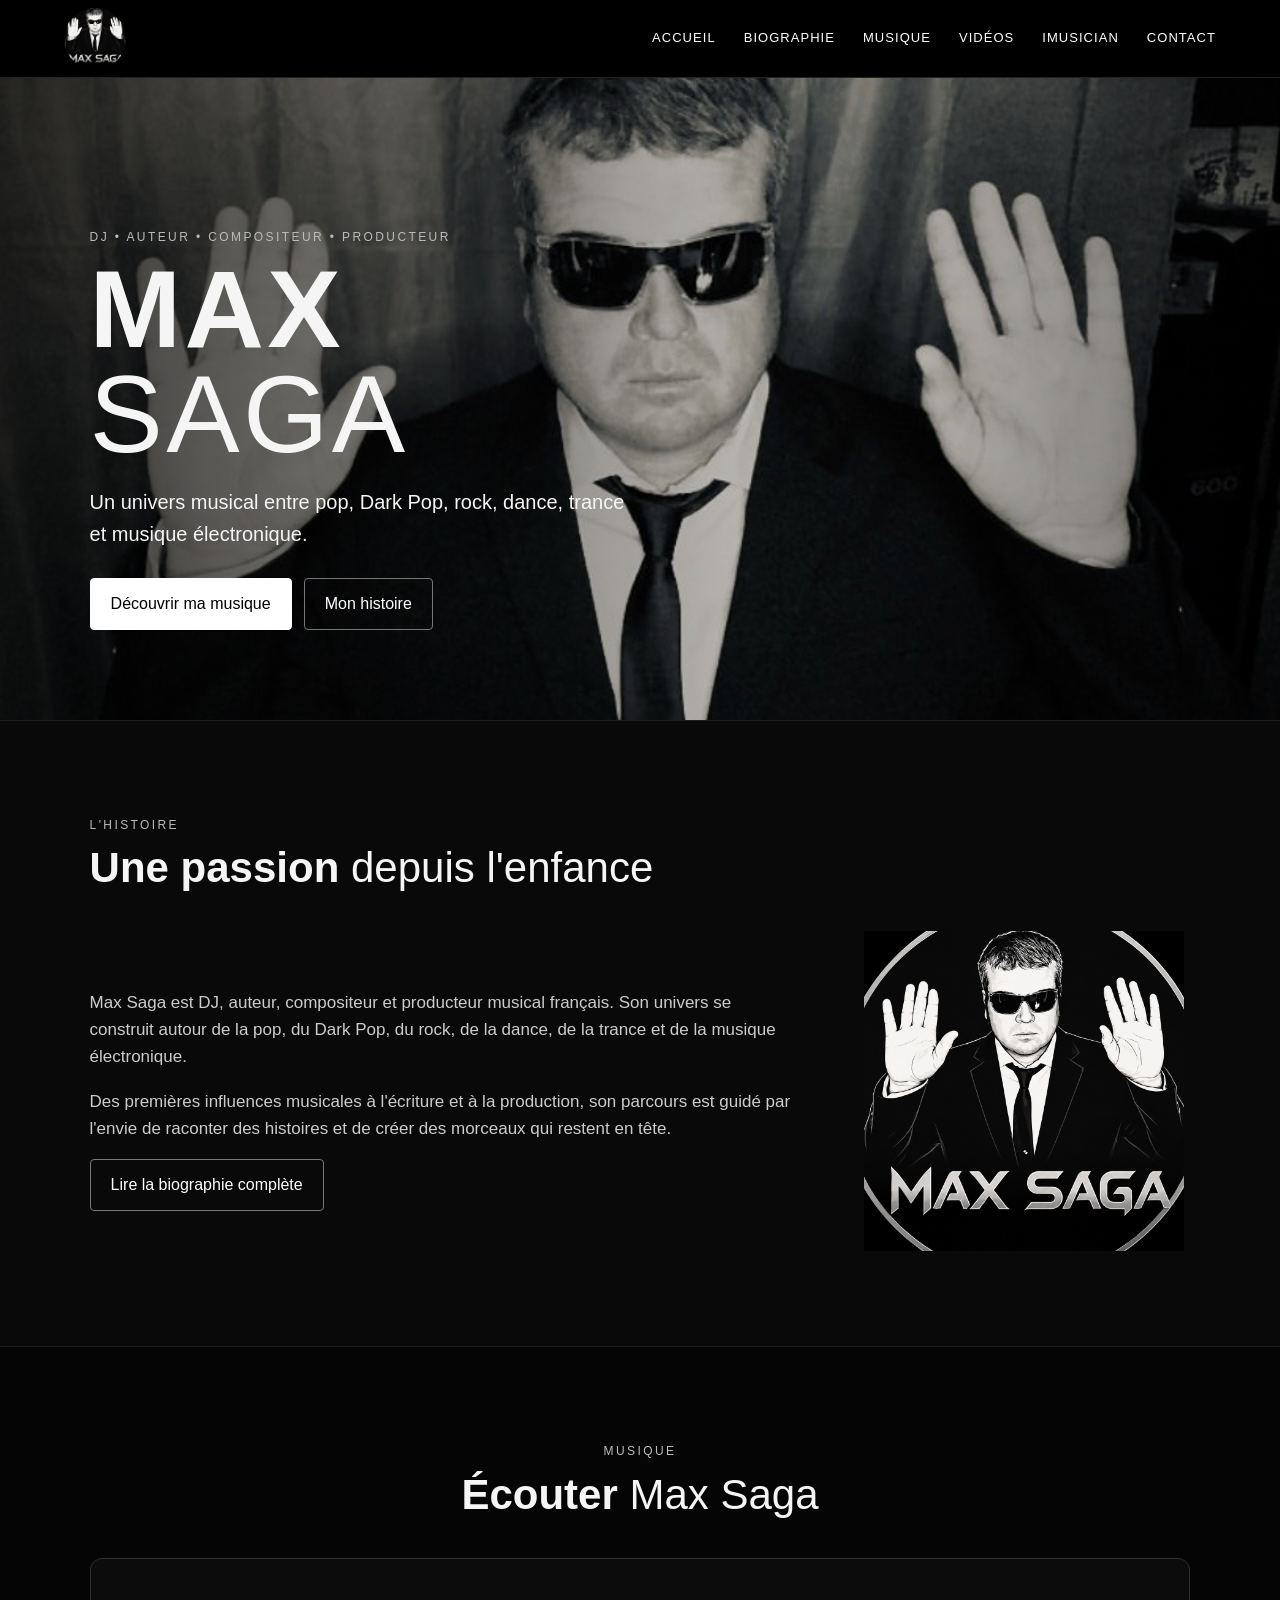
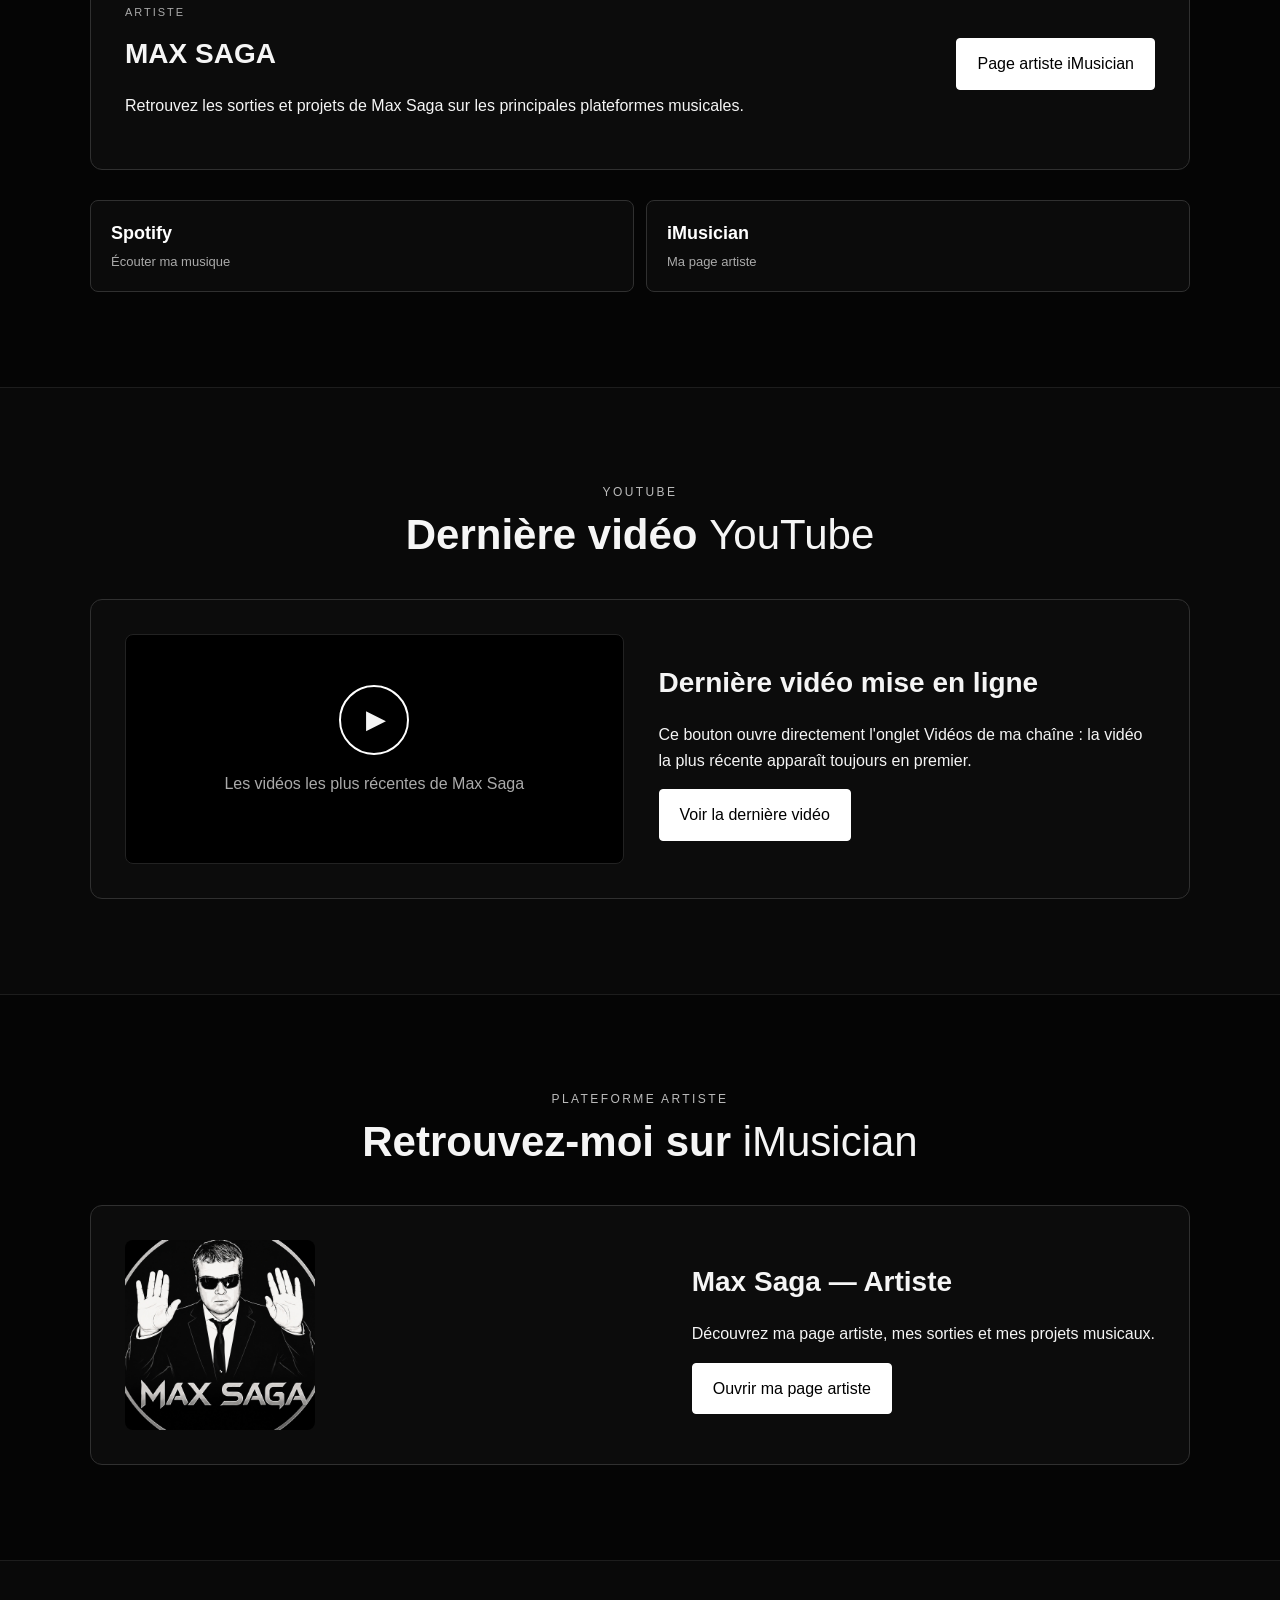
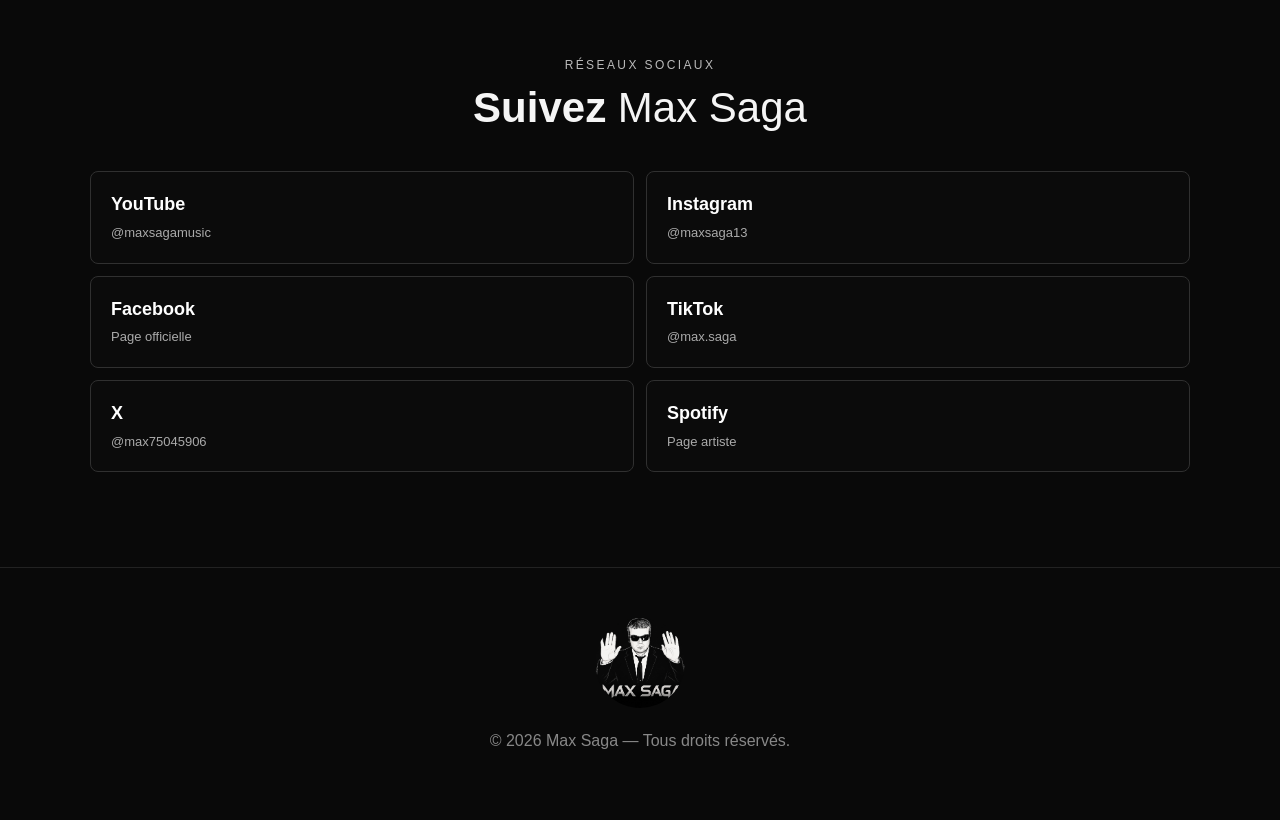
<file: index.html>
<!doctype html>
<html lang="fr">
<head>
  <meta charset="utf-8">
  <meta name="viewport" content="width=device-width, initial-scale=1">
  <title>Max Saga — DJ, auteur, compositeur et producteur</title>
  <meta name="description" content="Site officiel de Max Saga : musique, biographie, vidéos, iMusician et réseaux sociaux.">
  <link rel="stylesheet" href="styles.css">
</head>
<body>

<header class="site-header">
  <a class="brand" href="#accueil" aria-label="Max Saga - Accueil">
    <img src="assets/max-saga-logo.jpg" alt="Logo Max Saga">
  </a>

  <button class="menu-toggle" aria-label="Ouvrir le menu">☰</button>

  <nav class="nav">
    <a href="#accueil">Accueil</a>
    <a href="#biographie">Biographie</a>
    <a href="#musique">Musique</a>
    <a href="#videos">Vidéos</a>
    <a href="#imusician">iMusician</a>
    <a href="#contact">Contact</a>
  </nav>
</header>

<main>
  <section id="accueil" class="hero">
    <img src="assets/max-saga-photo.jpg" alt="Max Saga" class="hero-photo">
    <div class="hero-overlay"></div>
    <div class="hero-content">
      <p class="eyebrow">DJ • AUTEUR • COMPOSITEUR • PRODUCTEUR</p>
      <h1>MAX <span>SAGA</span></h1>
      <p>Un univers musical entre pop, Dark Pop, rock, dance, trance et musique électronique.</p>
      <div class="actions">
        <a class="button primary" href="#musique">Découvrir ma musique</a>
        <a class="button" href="#biographie">Mon histoire</a>
      </div>
    </div>
  </section>

  <section id="biographie" class="section">
    <div class="section-title">
      <p class="eyebrow">L'HISTOIRE</p>
      <h2>Une passion <span>depuis l'enfance</span></h2>
    </div>
    <div class="bio-grid">
      <div>
        <p>Max Saga est DJ, auteur, compositeur et producteur musical français. Son univers se construit autour de la pop, du Dark Pop, du rock, de la dance, de la trance et de la musique électronique.</p>
        <p>Des premières influences musicales à l'écriture et à la production, son parcours est guidé par l'envie de raconter des histoires et de créer des morceaux qui restent en tête.</p>
        <a class="button" href="biographie.html">Lire la biographie complète</a>
      </div>
      <img src="assets/max-saga-logo.jpg" alt="Logo Max Saga" class="bio-logo">
    </div>
  </section>

  <section id="musique" class="section dark">
    <div class="section-title center">
      <p class="eyebrow">MUSIQUE</p>
      <h2>Écouter <span>Max Saga</span></h2>
    </div>

    <div class="music-card">
      <div>
        <p class="tag">ARTISTE</p>
        <h3>MAX SAGA</h3>
        <p>Retrouvez les sorties et projets de Max Saga sur les principales plateformes musicales.</p>
      </div>
      <a class="button primary" href="https://music.imusician.pro/artist/8F7rnIvpKA" target="_blank" rel="noopener">Page artiste iMusician</a>
    </div>

    <div class="social-grid">
      <a href="https://open.spotify.com/artist/0sJPbMaDbEKVAXkDvaG68d" target="_blank" rel="noopener"><strong>Spotify</strong><span>Écouter ma musique</span></a>
      <a href="https://music.imusician.pro/artist/8F7rnIvpKA" target="_blank" rel="noopener"><strong>iMusician</strong><span>Ma page artiste</span></a>
    </div>
  </section>

  <section id="videos" class="section">
    <div class="section-title center">
      <p class="eyebrow">YOUTUBE</p>
      <h2>Dernière vidéo <span>YouTube</span></h2>
    </div>

    <div class="video-card">
      <div class="video-placeholder">
        <div class="play">▶</div>
        <p>Les vidéos les plus récentes de Max Saga</p>
      </div>
      <div class="video-info">
        <h3>Dernière vidéo mise en ligne</h3>
        <p>Ce bouton ouvre directement l'onglet Vidéos de ma chaîne : la vidéo la plus récente apparaît toujours en premier.</p>
        <a class="button primary" href="https://www.youtube.com/@maxsagamusic/videos" target="_blank" rel="noopener">Voir la dernière vidéo</a>
      </div>
    </div>
  </section>

  <section id="imusician" class="section dark">
    <div class="section-title center">
      <p class="eyebrow">PLATEFORME ARTISTE</p>
      <h2>Retrouvez-moi sur <span>iMusician</span></h2>
    </div>
    <div class="imusician-card">
      <img src="assets/max-saga-logo.jpg" alt="Max Saga">
      <div>
        <h3>Max Saga — Artiste</h3>
        <p>Découvrez ma page artiste, mes sorties et mes projets musicaux.</p>
        <a class="button primary" href="https://music.imusician.pro/artist/8F7rnIvpKA" target="_blank" rel="noopener">Ouvrir ma page artiste</a>
      </div>
    </div>
  </section>

  <section id="contact" class="section">
    <div class="section-title center">
      <p class="eyebrow">RÉSEAUX SOCIAUX</p>
      <h2>Suivez <span>Max Saga</span></h2>
    </div>

    <div class="social-grid networks">
      <a href="https://www.youtube.com/@maxsagamusic" target="_blank" rel="noopener"><strong>YouTube</strong><span>@maxsagamusic</span></a>
      <a href="https://www.instagram.com/maxsaga13/" target="_blank" rel="noopener"><strong>Instagram</strong><span>@maxsaga13</span></a>
      <a href="https://www.facebook.com/share/198Cg9kTrb/" target="_blank" rel="noopener"><strong>Facebook</strong><span>Page officielle</span></a>
      <a href="https://www.tiktok.com/@max.saga" target="_blank" rel="noopener"><strong>TikTok</strong><span>@max.saga</span></a>
      <a href="https://x.com/max75045906" target="_blank" rel="noopener"><strong>X</strong><span>@max75045906</span></a>
      <a href="https://open.spotify.com/artist/0sJPbMaDbEKVAXkDvaG68d" target="_blank" rel="noopener"><strong>Spotify</strong><span>Page artiste</span></a>
    </div>
  </section>
</main>

<footer class="footer">
  <img src="assets/max-saga-logo.jpg" alt="Max Saga" class="footer-logo">
  <p>© <span id="year"></span> Max Saga — Tous droits réservés.</p>
</footer>

<script src="script.js"></script>
</body>
</html>
</file>
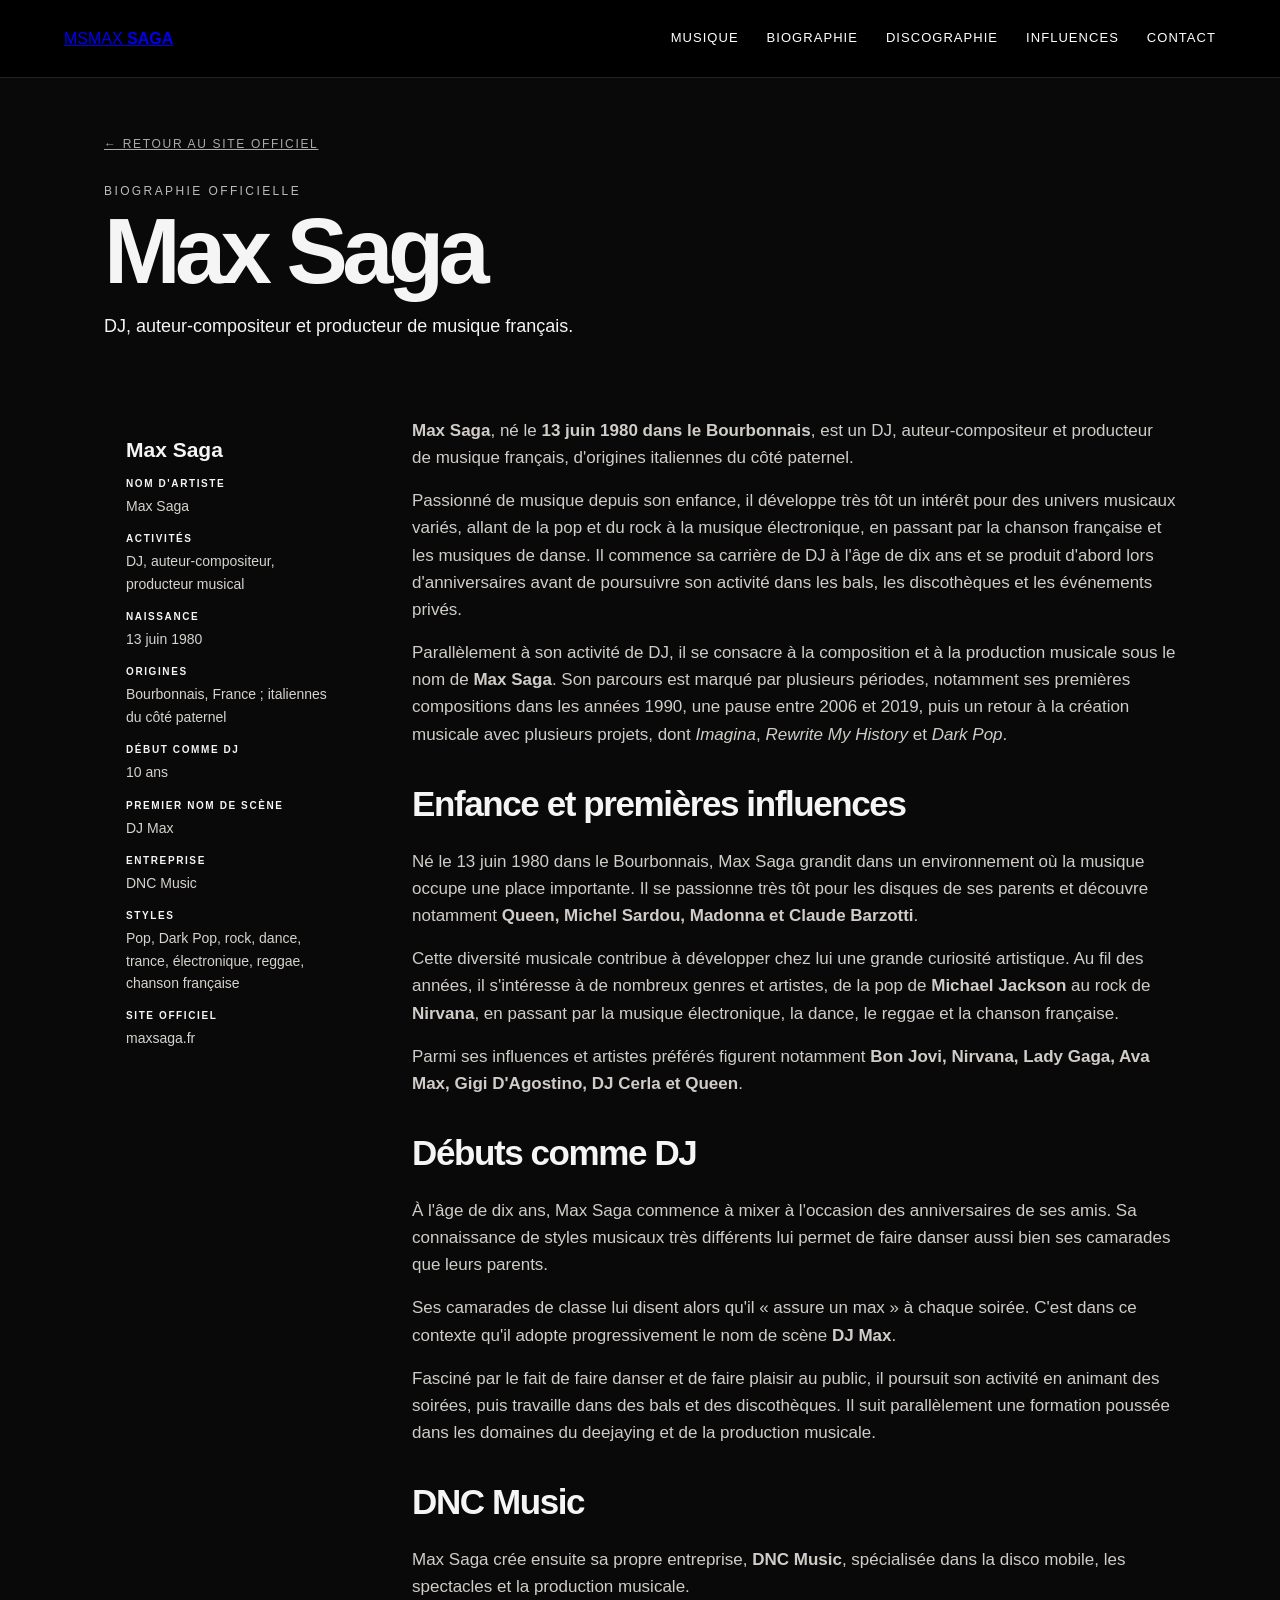
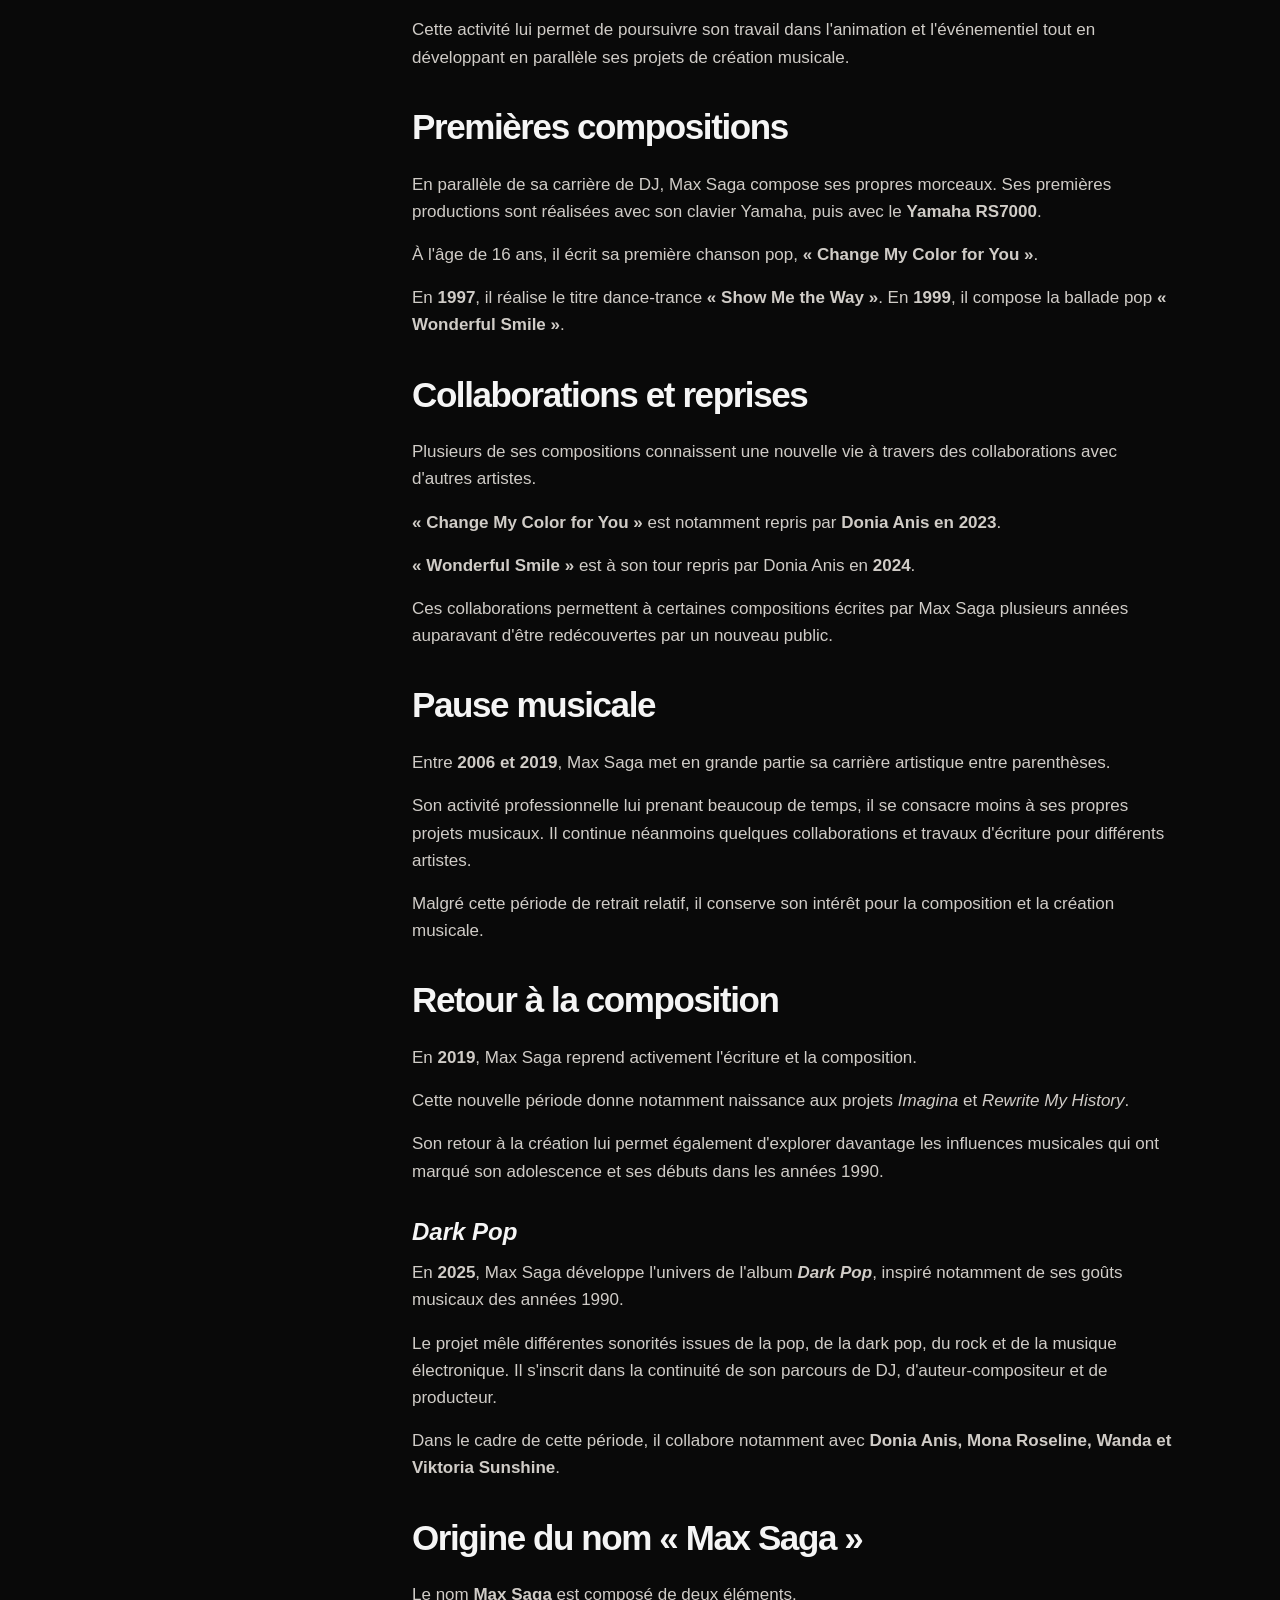
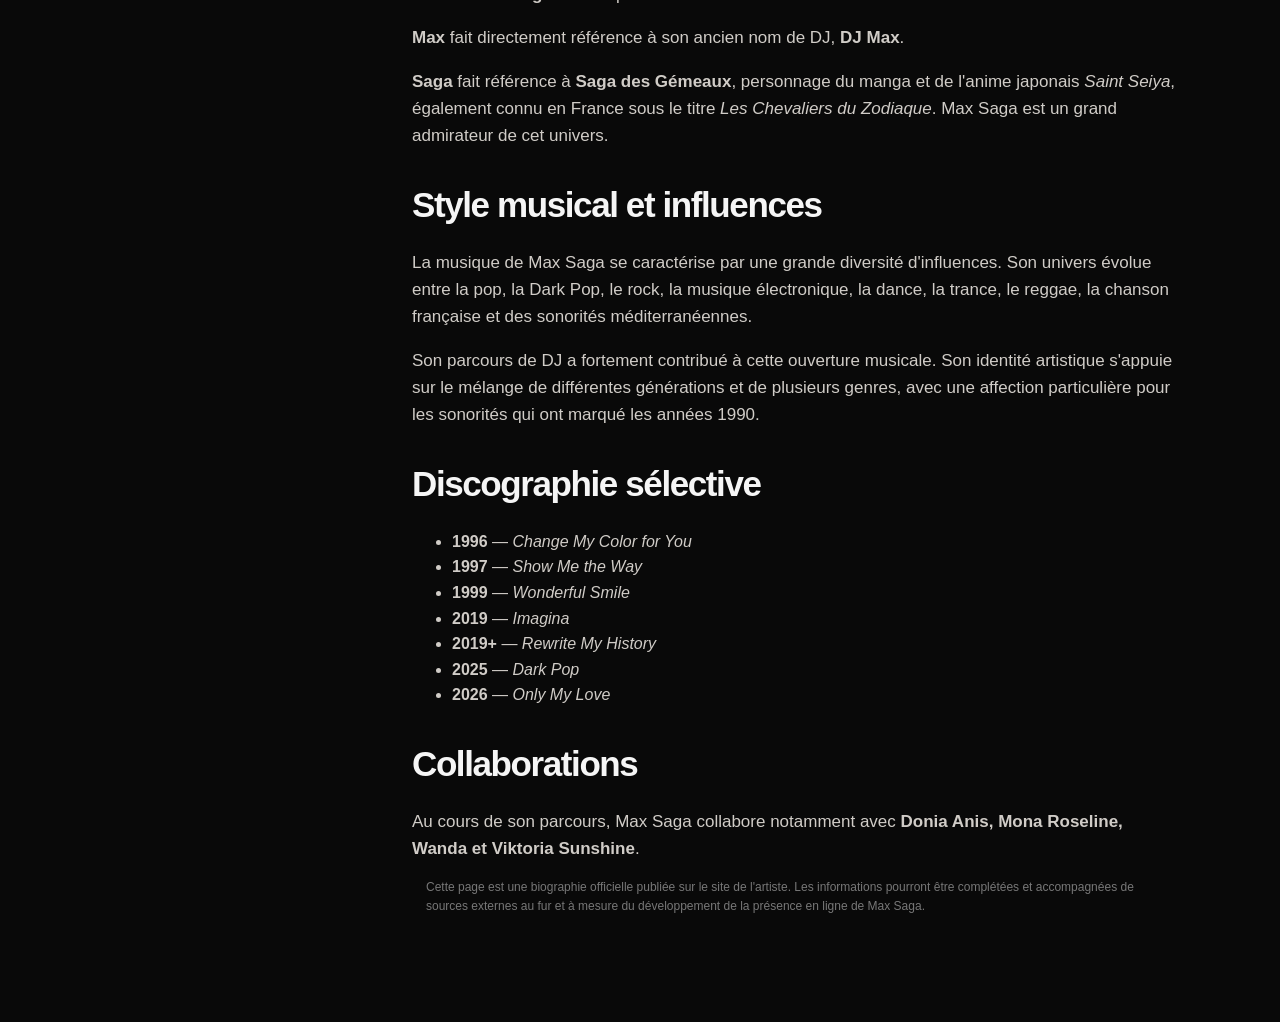
<file: biographie.html>
<!doctype html>
<html lang="fr">
<head>
<meta charset="utf-8">
<meta name="viewport" content="width=device-width, initial-scale=1">
<title>Max Saga — Biographie officielle</title>
<meta name="description" content="Biographie officielle de Max Saga, DJ, auteur-compositeur et producteur musical français. Découvrez son parcours, ses débuts, ses compositions, ses influences et ses projets.">
<meta name="keywords" content="Max Saga, biographie Max Saga, DJ Max, auteur-compositeur, producteur musical, Dark Pop">
<meta name="author" content="Max Saga">
<meta name="robots" content="index, follow">
<link rel="canonical" href="https://maxsaga.fr/biographie.html">
<link rel="stylesheet" href="styles.css">
<style>
.wiki-wrap{max-width:1120px;margin:auto;padding:130px 24px 90px}
.wiki-head{border-bottom:1px solid var(--line);padding-bottom:28px;margin-bottom:30px}
.wiki-head .eyebrow{margin-bottom:8px}
.wiki-head h1{font-size:clamp(52px,8vw,92px);line-height:.92;letter-spacing:-.06em;margin:0 0 12px}
.wiki-head .lead{font-size:18px;color:var(--muted);max-width:760px}
.wiki-layout{display:grid;grid-template-columns:260px minmax(0,1fr);gap:48px}
.wiki-infobox{background:var(--panel);border:1px solid var(--line);border-radius:18px;padding:22px;align-self:start;position:sticky;top:95px}
.wiki-infobox h2{font-size:21px;margin:0 0 16px;line-height:1}
.wiki-infobox dl{margin:0}
.wiki-infobox dt{margin-top:14px;font-size:10px;letter-spacing:.16em;text-transform:uppercase;color:var(--accent);font-weight:800}
.wiki-infobox dd{margin:3px 0 0;color:#d7d3ce;font-size:14px}
.wiki-main h2{font-size:35px;line-height:1.05;letter-spacing:-.04em;border-bottom:1px solid var(--line);padding-bottom:10px;margin:38px 0 15px}
.wiki-main h3{font-size:24px;margin:28px 0 8px}
.wiki-main p{font-size:17px;color:#d0ccc7;margin:0 0 16px}
.wiki-main ul{color:#d0ccc7}
.wiki-note{font-size:12px!important;color:#777!important;border-left:2px solid var(--accent);padding-left:14px;margin-top:28px}
.back-home{display:inline-block;color:#aaa;font-size:12px;text-transform:uppercase;letter-spacing:.14em;margin-bottom:28px}
@media(max-width:820px){
 .wiki-layout{grid-template-columns:1fr}
 .wiki-infobox{position:static;order:-1}
 .wiki-wrap{padding:105px 20px 70px}
}
</style>
<script type="application/ld+json">
{
  "@context":"https://schema.org",
  "@type":"Person",
  "name":"Max Saga",
  "url":"https://maxsaga.fr/",
  "mainEntityOfPage":"https://maxsaga.fr/biographie.html",
  "jobTitle":"DJ, auteur-compositeur et producteur musical",
  "nationality":"Française"
}
</script>
</head>
<body>
<header class="site-header">
<a class="brand" href="index.html"><span class="brand-mark">MS</span><span>MAX <strong>SAGA</strong></span></a>
<button class="menu-toggle" aria-label="Ouvrir le menu" aria-expanded="false">☰</button>
<nav class="nav" aria-label="Navigation principale">
<a href="index.html#musique">Musique</a>
<a href="biographie.html">Biographie</a>
<a href="index.html#discographie">Discographie</a>
<a href="index.html#influences">Influences</a>
<a href="index.html#contact">Contact</a>
</nav>
</header>

<main class="wiki-wrap">
<a class="back-home" href="index.html">← Retour au site officiel</a>
<div class="wiki-head">
<div class="eyebrow">BIOGRAPHIE OFFICIELLE</div>
<h1>Max Saga</h1>
<p class="lead">DJ, auteur-compositeur et producteur de musique français.</p>
</div>

<div class="wiki-layout">
<aside class="wiki-infobox">
<h2>Max Saga</h2>
<dl>
<dt>Nom d'artiste</dt><dd>Max Saga</dd>
<dt>Activités</dt><dd>DJ, auteur-compositeur, producteur musical</dd>
<dt>Naissance</dt><dd>13 juin 1980</dd>
<dt>Origines</dt><dd>Bourbonnais, France ; italiennes du côté paternel</dd>
<dt>Début comme DJ</dt><dd>10 ans</dd>
<dt>Premier nom de scène</dt><dd>DJ Max</dd>
<dt>Entreprise</dt><dd>DNC Music</dd>
<dt>Styles</dt><dd>Pop, Dark Pop, rock, dance, trance, électronique, reggae, chanson française</dd>
<dt>Site officiel</dt><dd>maxsaga.fr</dd>
</dl>
</aside>

<article class="wiki-main">
<p><strong>Max Saga</strong>, né le <strong>13 juin 1980 dans le Bourbonnais</strong>, est un DJ, auteur-compositeur et producteur de musique français, d'origines italiennes du côté paternel.</p>

<p>Passionné de musique depuis son enfance, il développe très tôt un intérêt pour des univers musicaux variés, allant de la pop et du rock à la musique électronique, en passant par la chanson française et les musiques de danse. Il commence sa carrière de DJ à l'âge de dix ans et se produit d'abord lors d'anniversaires avant de poursuivre son activité dans les bals, les discothèques et les événements privés.</p>

<p>Parallèlement à son activité de DJ, il se consacre à la composition et à la production musicale sous le nom de <strong>Max Saga</strong>. Son parcours est marqué par plusieurs périodes, notamment ses premières compositions dans les années 1990, une pause entre 2006 et 2019, puis un retour à la création musicale avec plusieurs projets, dont <em>Imagina</em>, <em>Rewrite My History</em> et <em>Dark Pop</em>.</p>

<h2>Enfance et premières influences</h2>
<p>Né le 13 juin 1980 dans le Bourbonnais, Max Saga grandit dans un environnement où la musique occupe une place importante. Il se passionne très tôt pour les disques de ses parents et découvre notamment <strong>Queen, Michel Sardou, Madonna et Claude Barzotti</strong>.</p>

<p>Cette diversité musicale contribue à développer chez lui une grande curiosité artistique. Au fil des années, il s'intéresse à de nombreux genres et artistes, de la pop de <strong>Michael Jackson</strong> au rock de <strong>Nirvana</strong>, en passant par la musique électronique, la dance, le reggae et la chanson française.</p>

<p>Parmi ses influences et artistes préférés figurent notamment <strong>Bon Jovi, Nirvana, Lady Gaga, Ava Max, Gigi D'Agostino, DJ Cerla et Queen</strong>.</p>

<h2>Débuts comme DJ</h2>
<p>À l'âge de dix ans, Max Saga commence à mixer à l'occasion des anniversaires de ses amis. Sa connaissance de styles musicaux très différents lui permet de faire danser aussi bien ses camarades que leurs parents.</p>

<p>Ses camarades de classe lui disent alors qu'il « assure un max » à chaque soirée. C'est dans ce contexte qu'il adopte progressivement le nom de scène <strong>DJ Max</strong>.</p>

<p>Fasciné par le fait de faire danser et de faire plaisir au public, il poursuit son activité en animant des soirées, puis travaille dans des bals et des discothèques. Il suit parallèlement une formation poussée dans les domaines du deejaying et de la production musicale.</p>

<h2>DNC Music</h2>
<p>Max Saga crée ensuite sa propre entreprise, <strong>DNC Music</strong>, spécialisée dans la disco mobile, les spectacles et la production musicale.</p>

<p>Cette activité lui permet de poursuivre son travail dans l'animation et l'événementiel tout en développant en parallèle ses projets de création musicale.</p>

<h2>Premières compositions</h2>
<p>En parallèle de sa carrière de DJ, Max Saga compose ses propres morceaux. Ses premières productions sont réalisées avec son clavier Yamaha, puis avec le <strong>Yamaha RS7000</strong>.</p>

<p>À l'âge de 16 ans, il écrit sa première chanson pop, <strong>« Change My Color for You »</strong>.</p>

<p>En <strong>1997</strong>, il réalise le titre dance-trance <strong>« Show Me the Way »</strong>. En <strong>1999</strong>, il compose la ballade pop <strong>« Wonderful Smile »</strong>.</p>

<h2>Collaborations et reprises</h2>
<p>Plusieurs de ses compositions connaissent une nouvelle vie à travers des collaborations avec d'autres artistes.</p>

<p><strong>« Change My Color for You »</strong> est notamment repris par <strong>Donia Anis en 2023</strong>.</p>

<p><strong>« Wonderful Smile »</strong> est à son tour repris par Donia Anis en <strong>2024</strong>.</p>

<p>Ces collaborations permettent à certaines compositions écrites par Max Saga plusieurs années auparavant d'être redécouvertes par un nouveau public.</p>

<h2>Pause musicale</h2>
<p>Entre <strong>2006 et 2019</strong>, Max Saga met en grande partie sa carrière artistique entre parenthèses.</p>

<p>Son activité professionnelle lui prenant beaucoup de temps, il se consacre moins à ses propres projets musicaux. Il continue néanmoins quelques collaborations et travaux d'écriture pour différents artistes.</p>

<p>Malgré cette période de retrait relatif, il conserve son intérêt pour la composition et la création musicale.</p>

<h2>Retour à la composition</h2>
<p>En <strong>2019</strong>, Max Saga reprend activement l'écriture et la composition.</p>

<p>Cette nouvelle période donne notamment naissance aux projets <em>Imagina</em> et <em>Rewrite My History</em>.</p>

<p>Son retour à la création lui permet également d'explorer davantage les influences musicales qui ont marqué son adolescence et ses débuts dans les années 1990.</p>

<h3><em>Dark Pop</em></h3>
<p>En <strong>2025</strong>, Max Saga développe l'univers de l'album <strong><em>Dark Pop</em></strong>, inspiré notamment de ses goûts musicaux des années 1990.</p>

<p>Le projet mêle différentes sonorités issues de la pop, de la dark pop, du rock et de la musique électronique. Il s'inscrit dans la continuité de son parcours de DJ, d'auteur-compositeur et de producteur.</p>

<p>Dans le cadre de cette période, il collabore notamment avec <strong>Donia Anis, Mona Roseline, Wanda et Viktoria Sunshine</strong>.</p>

<h2>Origine du nom « Max Saga »</h2>
<p>Le nom <strong>Max Saga</strong> est composé de deux éléments.</p>

<p><strong>Max</strong> fait directement référence à son ancien nom de DJ, <strong>DJ Max</strong>.</p>

<p><strong>Saga</strong> fait référence à <strong>Saga des Gémeaux</strong>, personnage du manga et de l'anime japonais <em>Saint Seiya</em>, également connu en France sous le titre <em>Les Chevaliers du Zodiaque</em>. Max Saga est un grand admirateur de cet univers.</p>

<h2>Style musical et influences</h2>
<p>La musique de Max Saga se caractérise par une grande diversité d'influences. Son univers évolue entre la pop, la Dark Pop, le rock, la musique électronique, la dance, la trance, le reggae, la chanson française et des sonorités méditerranéennes.</p>

<p>Son parcours de DJ a fortement contribué à cette ouverture musicale. Son identité artistique s'appuie sur le mélange de différentes générations et de plusieurs genres, avec une affection particulière pour les sonorités qui ont marqué les années 1990.</p>

<h2>Discographie sélective</h2>
<ul>
<li><strong>1996</strong> — <em>Change My Color for You</em></li>
<li><strong>1997</strong> — <em>Show Me the Way</em></li>
<li><strong>1999</strong> — <em>Wonderful Smile</em></li>
<li><strong>2019</strong> — <em>Imagina</em></li>
<li><strong>2019+</strong> — <em>Rewrite My History</em></li>
<li><strong>2025</strong> — <em>Dark Pop</em></li>
<li><strong>2026</strong> — <em>Only My Love</em></li>
</ul>

<h2>Collaborations</h2>
<p>Au cours de son parcours, Max Saga collabore notamment avec <strong>Donia Anis, Mona Roseline, Wanda et Viktoria Sunshine</strong>.</p>

<p class="wiki-note">Cette page est une biographie officielle publiée sur le site de l'artiste. Les informations pourront être complétées et accompagnées de sources externes au fur et à mesure du développement de la présence en ligne de Max Saga.</p>
</article>
</div>
</main>

<script>
const toggle=document.querySelector('.menu-toggle');
const nav=document.querySelector('.nav');
toggle?.addEventListener('click',()=>{const open=nav.classList.toggle('open');toggle.setAttribute('aria-expanded',open?'true':'false');});
document.querySelectorAll('.nav a').forEach(a=>a.addEventListener('click',()=>nav.classList.remove('open')));
</script>
</body>
</html>
</file>
<file: styles.css>
*{box-sizing:border-box}html{scroll-behavior:smooth}body{margin:0;background:#090909;color:#f5f5f5;font-family:Arial,Helvetica,sans-serif;line-height:1.6}.site-header{position:fixed;z-index:20;top:0;left:0;right:0;height:78px;background:rgba(0,0,0,.9);display:flex;align-items:center;padding:8px 5%;border-bottom:1px solid #222}.brand img{width:62px;height:62px;object-fit:cover;border-radius:50%;display:block}.nav{margin-left:auto;display:flex;gap:28px}.nav a{color:#fff;text-decoration:none;text-transform:uppercase;font-size:13px;letter-spacing:.08em}.nav a:hover{opacity:.65}.menu-toggle{display:none;margin-left:auto;background:none;border:0;color:#fff;font-size:28px}.hero{position:relative;min-height:720px;padding-top:78px;display:flex;align-items:flex-end;overflow:hidden}.hero-photo{position:absolute;inset:78px 0 0;width:100%;height:calc(100% - 78px);object-fit:cover;object-position:center}.hero-overlay{position:absolute;inset:78px 0 0;background:linear-gradient(90deg,rgba(0,0,0,.78),rgba(0,0,0,.18) 65%,rgba(0,0,0,.55))}.hero-content{position:relative;z-index:2;max-width:720px;padding:80px 7% 90px}.eyebrow{font-size:12px;letter-spacing:.2em;color:#bbb;margin:0 0 10px}.hero h1{font-size:clamp(55px,9vw,110px);line-height:.95;margin:0;font-weight:800;letter-spacing:.03em}.hero h1 span,.section-title span{font-weight:400}.hero p:not(.eyebrow){font-size:20px;max-width:650px}.actions{display:flex;gap:12px;flex-wrap:wrap;margin-top:28px}.button{display:inline-block;border:1px solid #777;color:#fff;text-decoration:none;padding:12px 20px;border-radius:4px}.button.primary{background:#fff;color:#000;border-color:#fff}.section{padding:95px 7%;border-top:1px solid #1d1d1d}.section.dark{background:#050505}.section-title{max-width:800px;margin-bottom:40px}.section-title.center{text-align:center;margin-left:auto;margin-right:auto}.section-title h2{font-size:42px;line-height:1.1;margin:0}.bio-grid{display:grid;grid-template-columns:1.5fr .7fr;gap:60px;align-items:center;max-width:1100px}.bio-grid p{color:#ccc;font-size:17px}.bio-logo{width:100%;max-width:320px;justify-self:center}.music-card,.video-card,.imusician-card{max-width:1100px;margin:auto;border:1px solid #303030;border-radius:12px;padding:34px;display:flex;gap:35px;align-items:center;justify-content:space-between;background:#0c0c0c}.music-card h3,.video-info h3,.imusician-card h3{font-size:28px;margin:5px 0}.tag{font-size:11px;letter-spacing:.18em;color:#aaa}.social-grid{max-width:1100px;margin:30px auto 0;display:grid;grid-template-columns:repeat(2,1fr);gap:12px}.social-grid a{border:1px solid #303030;border-radius:8px;padding:18px 20px;color:#fff;text-decoration:none;background:#0b0b0b}.social-grid a:hover{border-color:#777}.social-grid strong{display:block;font-size:18px}.social-grid span{color:#aaa;font-size:13px}.video-placeholder{min-height:230px;flex:1;display:flex;flex-direction:column;align-items:center;justify-content:center;background:#000;border-radius:8px;border:1px solid #222}.play{width:70px;height:70px;border:2px solid #fff;border-radius:50%;display:grid;place-items:center;font-size:26px;padding-left:4px}.video-placeholder p{color:#aaa}.video-info{flex:1}.imusician-card img{width:190px;height:190px;object-fit:cover;border-radius:8px}.footer{text-align:center;padding:50px 7%;border-top:1px solid #222;color:#888}.footer-logo{width:90px;height:90px;object-fit:cover;border-radius:50%;display:block;margin:0 auto 20px}@media(max-width:800px){.nav{display:none;position:absolute;top:78px;left:0;right:0;background:#050505;flex-direction:column;padding:20px 7%;gap:18px}.nav.open{display:flex}.menu-toggle{display:block}.hero{min-height:650px}.hero-content{padding:60px 7%}.bio-grid,.music-card,.video-card,.imusician-card{grid-template-columns:1fr;display:grid}.social-grid{grid-template-columns:1fr}.imusician-card img{justify-self:center}.section{padding:70px 6%}.section-title h2{font-size:34px}}
</file>
